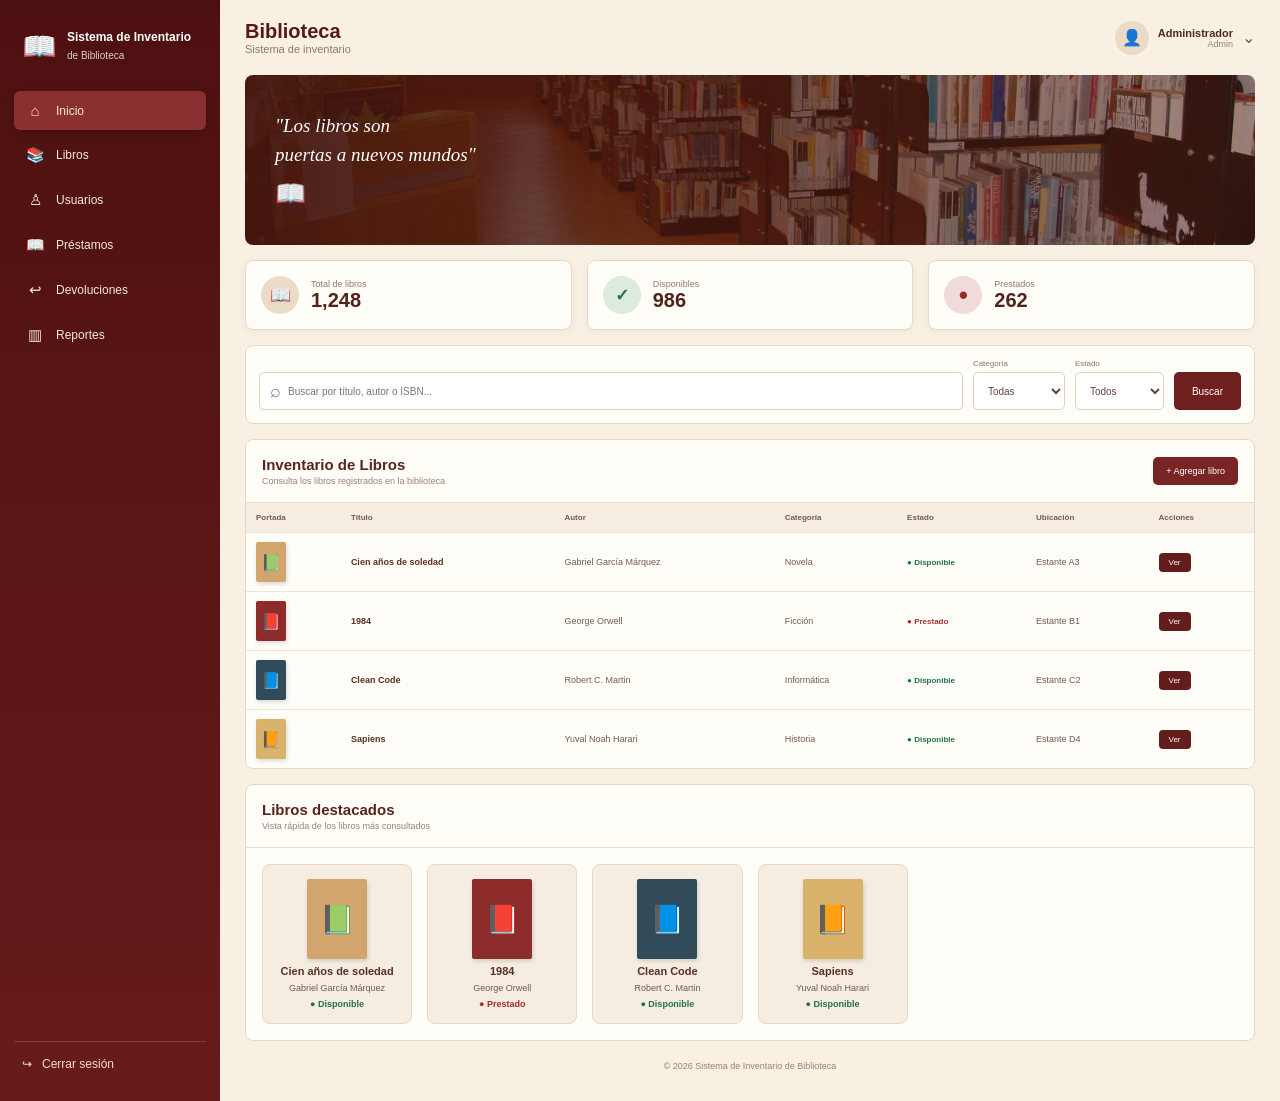
<file: index.html>
<!DOCTYPE html>
<html lang="es">
<head>
    <meta charset="UTF-8">

    <!-- Configuración Responsive -->
    <meta name="viewport" content="width=device-width, initial-scale=1.0">

    <title>Sistema de Inventario - Biblioteca</title>

    <!-- Hoja de estilos -->
    <link rel="stylesheet" href="css/style.css">
</head>

<body>

    <div class="contenedor">

        <!-- =========================
             BARRA LATERAL
        ========================== -->
        <aside class="sidebar">

            <div class="logo">
                <div class="logo-icon">📖</div>

                <div>
                    <h2>Sistema de Inventario</h2>
                    <span>de Biblioteca</span>
                </div>
            </div>

            <nav class="menu">

                <a href="index.html" class="menu-item activo" aria-current="page">
                    <span class="icono">⌂</span>
                    <span>Inicio</span>
                </a>

                <a href="libros.html" class="menu-item">
                    <span class="icono">📚</span>
                    <span>Libros</span>
                </a>

                <a href="usuarios.html" class="menu-item">
                    <span class="icono">♙</span>
                    <span>Usuarios</span>
                </a>

                <a href="prestamos.html" class="menu-item">
                    <span class="icono">📖</span>
                    <span>Préstamos</span>
                </a>

                <a href="devoluciones.html" class="menu-item">
                    <span class="icono">↩</span>
                    <span>Devoluciones</span>
                </a>

                <a href="reportes.html" class="menu-item">
                    <span class="icono">▥</span>
                    <span>Reportes</span>
                </a>

             

            </nav>

            <div class="cerrar-sesion">
                <a href="login.html">
                    <span>↪</span>
                    Cerrar sesión
                </a>
            </div>

        </aside>


        <!-- =========================
             CONTENIDO PRINCIPAL
        ========================== -->

        <main class="contenido">

            <!-- HEADER -->
            <header class="header">

                <div class="titulo-header">
                    <button class="boton-menu" type="button" aria-label="Abrir o cerrar menú" aria-expanded="false">☰</button>

                    <div>
                        <h1>Biblioteca</h1>
                        <p>Sistema de inventario</p>
                    </div>
                </div>

                <div class="usuario">

                    <div class="usuario-icono">
                        👤
                    </div>

                    <div class="usuario-info">
                        <strong>Administrador</strong>
                        <span>Admin</span>
                    </div>

                    <span class="flecha">⌄</span>

                </div>

            </header>


            <!-- =========================
                 BANNER
            ========================== -->

            <section class="banner">

                <div class="banner-texto">

                    <p class="frase">
                        "Los libros son<br>
                        puertas a nuevos mundos"
                    </p>

                    <div class="libro-banner">
                        📖
                    </div>

                </div>

            </section>


            <!-- =========================
                 TARJETAS DE ESTADÍSTICAS
            ========================== -->

            <section class="estadisticas">

                <div class="tarjeta">

                    <div class="tarjeta-icono libros">
                        📖
                    </div>

                    <div class="tarjeta-info">
                        <span>Total de libros</span>
                        <strong>1,248</strong>
                    </div>

                </div>


                <div class="tarjeta">

                    <div class="tarjeta-icono disponibles">
                        ✓
                    </div>

                    <div class="tarjeta-info">
                        <span>Disponibles</span>
                        <strong>986</strong>
                    </div>

                </div>


                <div class="tarjeta">

                    <div class="tarjeta-icono prestados">
                        ●
                    </div>

                    <div class="tarjeta-info">
                        <span>Prestados</span>
                        <strong>262</strong>
                    </div>

                </div>

            </section>


            <!-- =========================
                 BUSCADOR Y FILTROS
            ========================== -->

            <section class="filtros">

                <div class="buscador">

                    <span>⌕</span>

                    <input id="buscar-libro"
                        type="text"
                        placeholder="Buscar por título, autor o ISBN..."
                        aria-label="Buscar por título, autor o ISBN"
                    >

                </div>


                <div class="filtro">

                    <label>Categoría</label>

                    <select id="filtro-categoria">
                        <option>Todas</option>
                        <option>Novela</option>
                        <option>Ficción</option>
                        <option>Historia</option>
                        <option>Informática</option>
                    </select>

                </div>


                <div class="filtro">

                    <label>Estado</label>

                    <select id="filtro-estado">
                        <option>Todos</option>
                        <option>Disponible</option>
                        <option>Prestado</option>
                    </select>

                </div>


                <button class="btn-buscar" type="button">
                    Buscar
                </button>

            </section>


            <!-- =========================
                 INVENTARIO
            ========================== -->

            <section class="inventario">

                <div class="titulo-seccion">

                    <div>
                        <h2>Inventario de Libros</h2>
                        <p>Consulta los libros registrados en la biblioteca</p>
                    </div>

                    <button class="btn-agregar" type="button" data-destino="libros.html">
                        + Agregar libro
                    </button>

                </div>


                <!-- TABLA -->

                <div class="tabla-contenedor">

                    <table>

                        <thead>

                            <tr>
                                <th>Portada</th>
                                <th>Título</th>
                                <th>Autor</th>
                                <th>Categoría</th>
                                <th>Estado</th>
                                <th>Ubicación</th>
                                <th>Acciones</th>
                            </tr>

                        </thead>


                        <tbody>

                            <!-- LIBRO 1 -->

                            <tr class="fila-libro" data-titulo="Cien años de soledad" data-autor="Gabriel García Márquez" data-isbn="978-0307474728" data-categoria="Novela" data-estado="Disponible" data-ubicacion="Estante A3">

                                <td>
                                    <div class="portada portada-1">
                                        📗
                                    </div>
                                </td>

                                <td>
                                    <strong>Cien años de soledad</strong>
                                </td>

                                <td>
                                    Gabriel García Márquez
                                </td>

                                <td>
                                    Novela
                                </td>

                                <td>
                                    <span class="estado disponible">
                                        ● Disponible
                                    </span>
                                </td>

                                <td>
                                    Estante A3
                                </td>

                                <td>
                                    <button class="btn-ver" type="button">
                                        Ver
                                    </button>
                                </td>

                            </tr>


                            <!-- LIBRO 2 -->

                            <tr class="fila-libro" data-titulo="1984" data-autor="George Orwell" data-isbn="978-0451524935" data-categoria="Ficción" data-estado="Prestado" data-ubicacion="Estante B1">

                                <td>
                                    <div class="portada portada-2">
                                        📕
                                    </div>
                                </td>

                                <td>
                                    <strong>1984</strong>
                                </td>

                                <td>
                                    George Orwell
                                </td>

                                <td>
                                    Ficción
                                </td>

                                <td>
                                    <span class="estado prestado">
                                        ● Prestado
                                    </span>
                                </td>

                                <td>
                                    Estante B1
                                </td>

                                <td>
                                    <button class="btn-ver" type="button">
                                        Ver
                                    </button>
                                </td>

                            </tr>


                            <!-- LIBRO 3 -->

                            <tr class="fila-libro" data-titulo="Clean Code" data-autor="Robert C. Martin" data-isbn="978-0132350884" data-categoria="Informática" data-estado="Disponible" data-ubicacion="Estante C2">

                                <td>
                                    <div class="portada portada-3">
                                        📘
                                    </div>
                                </td>

                                <td>
                                    <strong>Clean Code</strong>
                                </td>

                                <td>
                                    Robert C. Martin
                                </td>

                                <td>
                                    Informática
                                </td>

                                <td>
                                    <span class="estado disponible">
                                        ● Disponible
                                    </span>
                                </td>

                                <td>
                                    Estante C2
                                </td>

                                <td>
                                    <button class="btn-ver" type="button">
                                        Ver
                                    </button>
                                </td>

                            </tr>


                            <!-- LIBRO 4 -->

                            <tr class="fila-libro" data-titulo="Sapiens" data-autor="Yuval Noah Harari" data-isbn="978-0062316097" data-categoria="Historia" data-estado="Disponible" data-ubicacion="Estante D4">

                                <td>
                                    <div class="portada portada-4">
                                        📙
                                    </div>
                                </td>

                                <td>
                                    <strong>Sapiens</strong>
                                </td>

                                <td>
                                    Yuval Noah Harari
                                </td>

                                <td>
                                    Historia
                                </td>

                                <td>
                                    <span class="estado disponible">
                                        ● Disponible
                                    </span>
                                </td>

                                <td>
                                    Estante D4
                                </td>

                                <td>
                                    <button class="btn-ver" type="button">
                                        Ver
                                    </button>
                                </td>

                            </tr>

                            <tr id="sin-resultados" hidden>
                                <td colspan="7">No se encontraron libros con los filtros seleccionados.</td>
                            </tr>
                        </tbody>

                    </table>

                </div>

            </section>


	


			
			<!-- =========================
			     CATÁLOGO DE LIBROS BELLLLL
			========================== -->
			
			<section class="inventario catalogo">
			
			    <div class="titulo-seccion">
			        <div>
			            <h2>Libros destacados</h2>
			            <p>Vista rápida de los libros más consultados</p>
			        </div>
			    </div>
			
			    <div class="catalogo-grid">
			
			        <article class="libro-card">
			            <div class="portada portada-1">📗</div>
			            <strong>Cien años de soledad</strong>
			            <span>Gabriel García Márquez</span>
			            <span class="estado disponible">● Disponible</span>
			        </article>
			
			        <article class="libro-card">
			            <div class="portada portada-2">📕</div>
			            <strong>1984</strong>
			            <span>George Orwell</span>
			            <span class="estado prestado">● Prestado</span>
			        </article>
			
			        <article class="libro-card">
			            <div class="portada portada-3">📘</div>
			            <strong>Clean Code</strong>
			            <span>Robert C. Martin</span>
			            <span class="estado disponible">● Disponible</span>
			        </article>
			
			        <article class="libro-card">
			            <div class="portada portada-4">📙</div>
			            <strong>Sapiens</strong>
			            <span>Yuval Noah Harari</span>
			            <span class="estado disponible">● Disponible</span>
			        </article>
			
			    </div>
			
			</section>




            <!-- FOOTER -->

            <footer>
                <p>
                    © 2026 Sistema de Inventario de Biblioteca
                </p>
            </footer>

        </main>

    </div>

    <dialog id="detalle-libro" class="detalle-dialogo">
        <div class="detalle-encabezado">
            <h2 id="detalle-titulo">Detalle del libro</h2>
            <button type="button" class="detalle-cerrar" aria-label="Cerrar detalle">×</button>
        </div>
        <dl class="detalle-lista">
            <div><dt>Autor</dt><dd id="detalle-autor"></dd></div>
            <div><dt>ISBN</dt><dd id="detalle-isbn"></dd></div>
            <div><dt>Categoría</dt><dd id="detalle-categoria"></dd></div>
            <div><dt>Estado</dt><dd id="detalle-estado"></dd></div>
            <div><dt>Ubicación</dt><dd id="detalle-ubicacion"></dd></div>
        </dl>
    </dialog>

    <script src="js/app.js"></script>

</body>
</html>
</file>
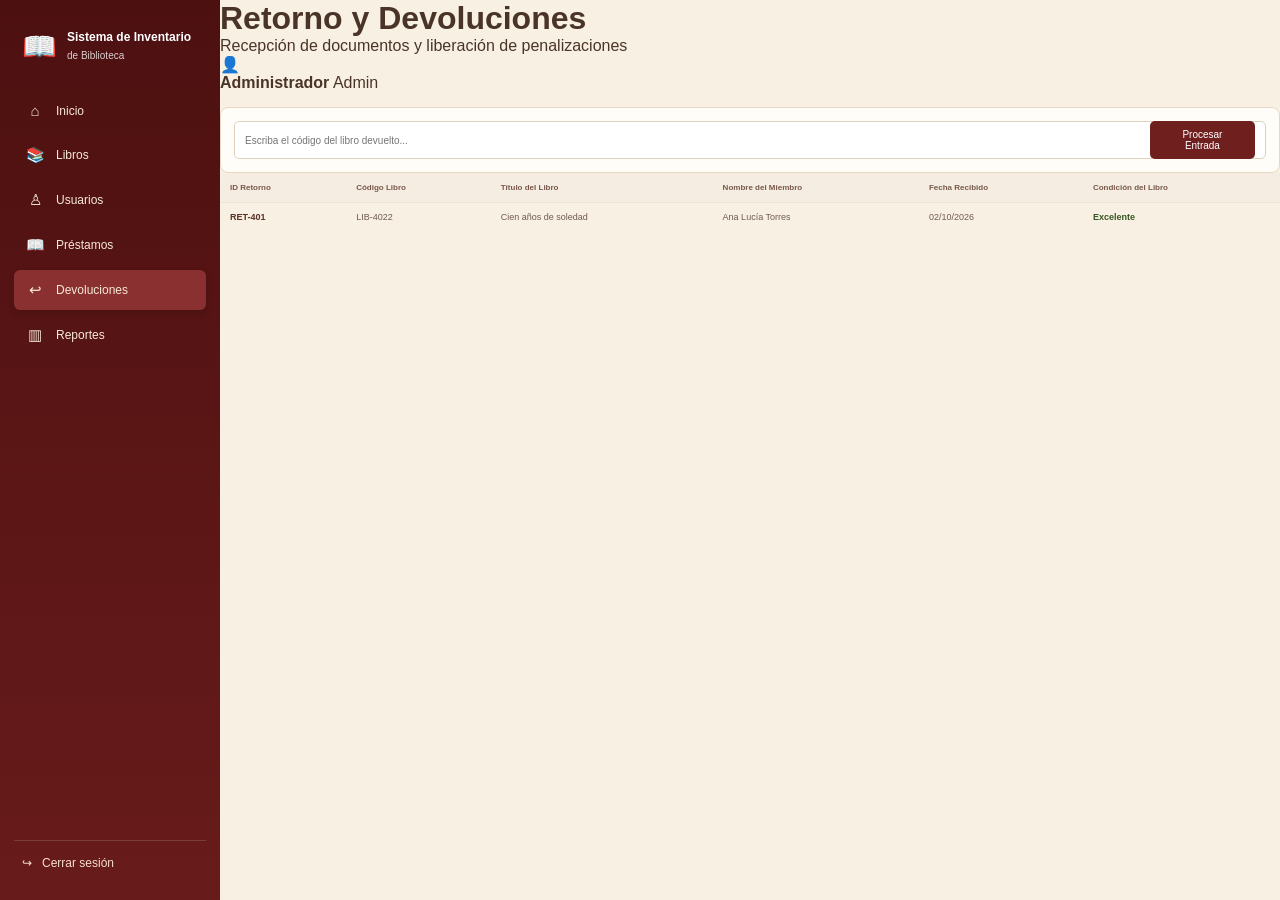
<file: devoluciones.html>
<!DOCTYPE html>
<html lang="es">
<head>
    <meta charset="UTF-8">
    <meta name="viewport" content="width=device-width, initial-scale=1.0">
    <title>Inventario - Devoluciones</title>
    <link rel="stylesheet" href="css/style.css">
    <link rel="stylesheet" href="css/pages.css">
</head>
<body>
    <div class="contenedor">

        <!-- BARRA LATERAL -->
        <aside class="sidebar">
            <div class="logo">
                <div class="logo-icon">📖</div>
                <div>
                    <h2>Sistema de Inventario</h2>
                    <span>de Biblioteca</span>
                </div>
            </div>
            <nav class="menu">
                <a href="index.html" class="menu-item">
                    <span class="icono">⌂</span><span>Inicio</span>
                </a>
                <a href="libros.html" class="menu-item">
                    <span class="icono">📚</span><span>Libros</span>
                </a>
                <a href="usuarios.html" class="menu-item">
                    <span class="icono">♙</span><span>Usuarios</span>
                </a>
                <a href="prestamos.html" class="menu-item">
                    <span class="icono">📖</span><span>Préstamos</span>
                </a>
              
                <a href="devoluciones.html" class="menu-item activo" aria-current="page">
                    <span class="icono">↩</span><span>Devoluciones</span>
                </a>
                <a href="reportes.html" class="menu-item">
                    <span class="icono">▥</span><span>Reportes</span>
                </a>
            </nav>
            <div class="cerrar-sesion">
			    <a href="login.html">
			        <span>↪</span>
			        Cerrar sesión
			    </a>
			</div>
        </aside>

        
        <main class="contenido-principal">
            <header class="cabecera">
                <div class="titulo-pagina">
                    <h1>Retorno y Devoluciones</h1>
                    <p>Recepción de documentos y liberación de penalizaciones</p>
                </div>
                <div class="perfil-usuario">
                    <span class="avatar">👤</span>
                    <div class="info-perfil">
                        <strong>Administrador</strong>
                        <span>Admin</span>
                    </div>
                </div>
            </header>

            <section class="filtros">
                <div class="buscador">
                    <input id="codigo-devolucion" type="text" placeholder="Escriba el código del libro devuelto...">
                    <button id="procesar-devolucion" class="btn-buscar" type="button">Procesar Entrada</button>
                </div>
            </section>

            <section class="tabla-contenedor">
                <table class="tabla-datos">
                    <thead>
                        <tr>
                            <th>ID Retorno</th>
                            <th>Código Libro</th>
                            <th>Título del Libro</th>
                            <th>Nombre del Miembro</th>
                            <th>Fecha Recibido</th>
                            <th>Condición del Libro</th>
                        </tr>
                    </thead>
                    <tbody id="devoluciones-lista">
                        <tr data-id="RET-401">
                            <td><strong>RET-401</strong></td>
                            <td>LIB-4022</td>
                            <td>Cien años de soledad</td>
                            <td>Ana Lucía Torres</td>
                            <td>02/10/2026</td>
                            <td><span class="texto-exito">Excelente</span></td>
                        </tr>
                    </tbody>
                </table>
            </section>
        </main>
    </div>
    <script src="js/app.js"></script>
</body>
</html>
</file>
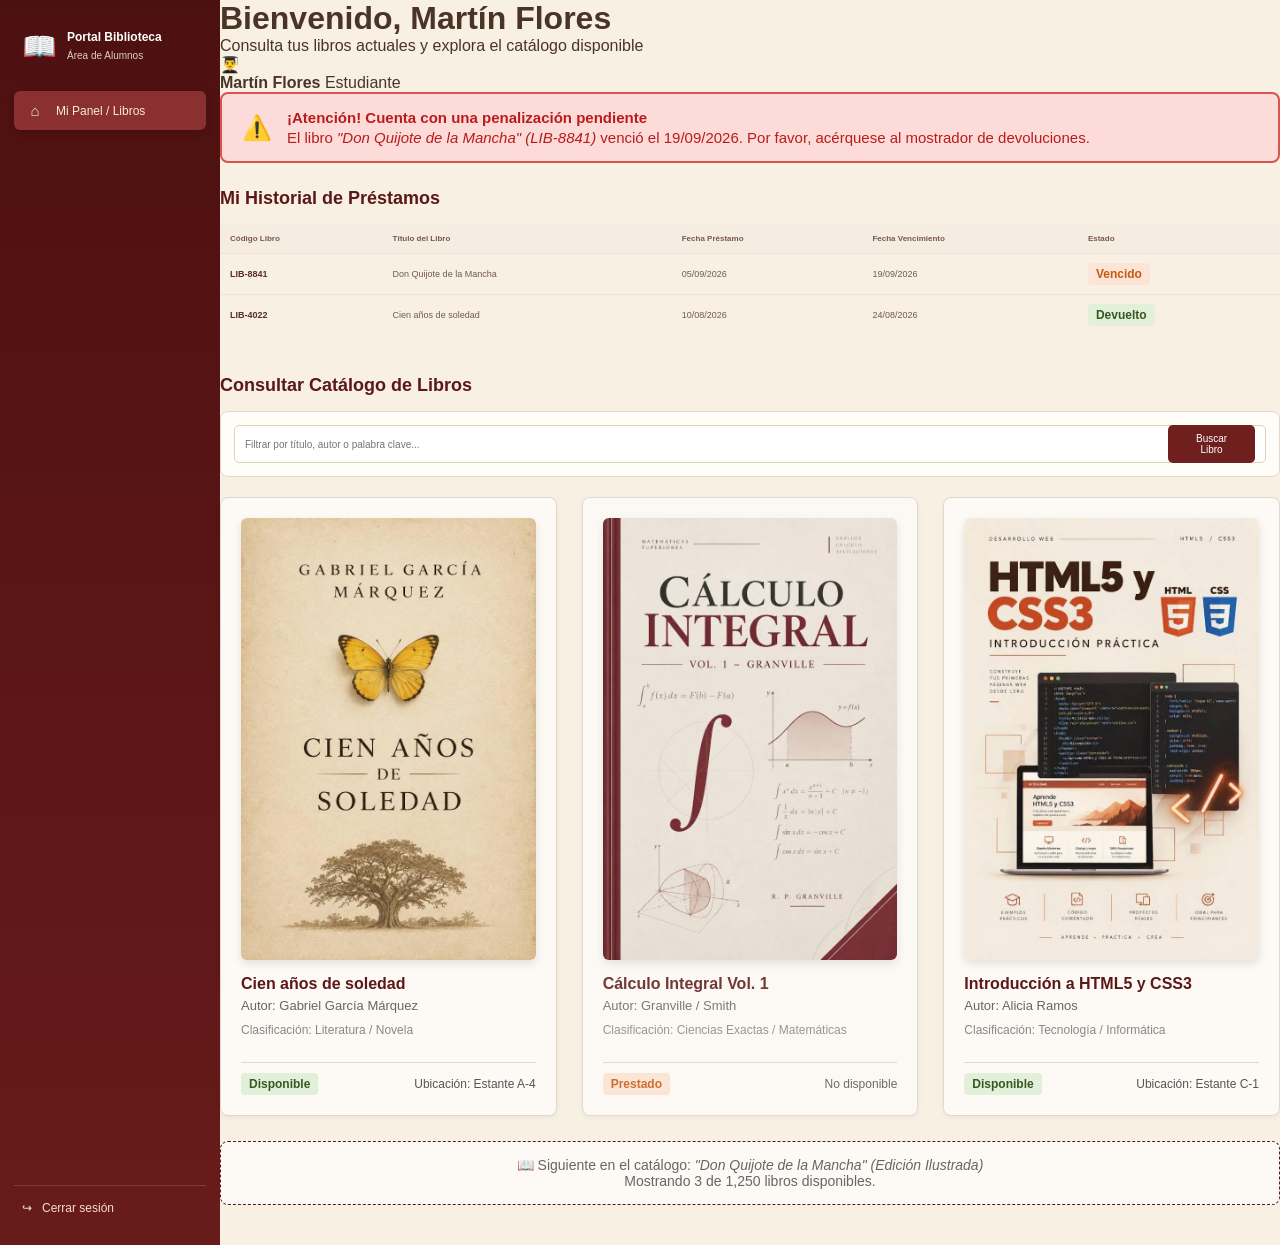
<file: inicio_usuario.html>
<!DOCTYPE html>
<html lang="es">
<head>
    <meta charset="UTF-8">
    <meta name="viewport" content="width=device-width, initial-scale=1.0">
    <title>Biblioteca - Panel de Usuario</title>
    <link rel="stylesheet" href="css/style.css">
    <link rel="stylesheet" href="css/pages.css">
</head>
<body>
    <div class="contenedor">

        <aside class="sidebar">
            <div class="logo">
                <div class="logo-icon">📖</div>
                <div>
                    <h2>Portal Biblioteca</h2>
                    <span>Área de Alumnos</span>
                </div>
            </div>

            <nav class="menu">
                <a href="inicio_usuario.html" class="menu-item activo" aria-current="page">
                    <span class="icono">⌂</span>
                    <span>Mi Panel / Libros</span>
                </a>

            </nav>

            <div class="cerrar-sesion">
                <a href="login.html">
                    <span>↪</span>
                    Cerrar sesión
                </a>
            </div>
        </aside>

        <main class="contenido-principal">
            
            <header class="cabecera">
                <div class="titulo-pagina">
                    <h1>Bienvenido, Martín Flores</h1>
                    <p>Consulta tus libros actuales y explora el catálogo disponible</p>
                </div>
                <div class="perfil-usuario">
                    <span class="avatar">👨‍🎓</span>
                    <div class="info-perfil">
                        <strong>Martín Flores</strong>
                        <span>Estudiante</span>
                    </div>
                </div>
            </header>

            <div class="advertencia-banner">
                <span class="advertencia-icono">⚠️</span>
                <div class="advertencia-texto">
                    <strong>¡Atención! Cuenta con una penalización pendiente</strong>
                    El libro <em>"Don Quijote de la Mancha" (LIB-8841)</em> venció el 19/09/2026. Por favor, acérquese al mostrador de devoluciones.
                </div>
            </div>

            <h2 class="titulo-bloque">Mi Historial de Préstamos</h2>
            <section class="tabla-contenedor tabla-separada">
                <table class="tabla-datos">
                    <thead>
                        <tr>
                            <th>Código Libro</th>
                            <th>Título del Libro</th>
                            <th>Fecha Préstamo</th>
                            <th>Fecha Vencimiento</th>
                            <th>Estado</th>
                        </tr>
                    </thead>
                    <tbody>
                        <tr>
                            <td><strong>LIB-8841</strong></td>
                            <td>Don Quijote de la Mancha</td>
                            <td>05/09/2026</td>
                            <td>19/09/2026</td>
                            <td><span class="etiqueta-estado etiqueta-alerta">Vencido</span></td>
                        </tr>
                        <tr>
                            <td><strong>LIB-4022</strong></td>
                            <td>Cien años de soledad</td>
                            <td>10/08/2026</td>
                            <td>24/08/2026</td>
                            <td><span class="etiqueta-estado etiqueta-exito">Devuelto</span></td>
                        </tr>
                    </tbody>
                </table>
            </section>

            <h2 class="titulo-bloque separado">Consultar Catálogo de Libros</h2>
            
            <section class="filtros filtros-separados">
                <div class="buscador">
                    <input id="buscar-catalogo" type="text" placeholder="Filtrar por título, autor o palabra clave...">
                    <button id="buscar-catalogo-boton" class="btn-buscar" type="button">Buscar Libro</button>
                </div>
            </section>

            <div class="catalogo-usuario">
                
                <article class="catalogo-card">
                    <div>
                        <img src="imagenes/libro1.jpg" alt="Portada de Cien años de soledad">
                        <h3>Cien años de soledad</h3>
                        <p class="autor">Autor: Gabriel García Márquez</p>
                        <p class="clasificacion">Clasificación: Literatura / Novela</p>
                    </div>
                    <div class="catalogo-meta">
                        <span class="etiqueta-estado etiqueta-exito">Disponible</span>
                        <span class="catalogo-ubicacion">Ubicación: Estante A-4</span>
                    </div>
                </article>

                <article class="catalogo-card no-disponible">
                    <div>
                        <img src="imagenes/libro2.jpg" alt="Portada de Cálculo Integral">
                        <h3>Cálculo Integral Vol. 1</h3>
                        <p class="autor">Autor: Granville / Smith</p>
                        <p class="clasificacion">Clasificación: Ciencias Exactas / Matemáticas</p>
                    </div>
                    <div class="catalogo-meta">
                        <span class="etiqueta-estado etiqueta-alerta">Prestado</span>
                        <span class="catalogo-ubicacion">No disponible</span>
                    </div>
                </article>

                <article class="catalogo-card">
                    <div>
                        <img src="imagenes/libro3.jpg" alt="Portada de Introducción a HTML5 y CSS3">
                        <h3>Introducción a HTML5 y CSS3</h3>
                        <p class="autor">Autor: Alicia Ramos</p>
                        <p class="clasificacion">Clasificación: Tecnología / Informática</p>
                    </div>
                    <div class="catalogo-meta">
                        <span class="etiqueta-estado etiqueta-exito">Disponible</span>
                        <span class="catalogo-ubicacion">Ubicación: Estante C-1</span>
                    </div>
                </article>

                <div class="catalogo-mas">
                    <p>📖 Siguiente en el catálogo: <em>"Don Quijote de la Mancha" (Edición Ilustrada)</em></p>
                    <span>Mostrando 3 de 1,250 libros disponibles.</span>
                </div>

            </div>
            
        </main>
    </div>
    <script src="js/app.js"></script>
</body>
</html>
</file>
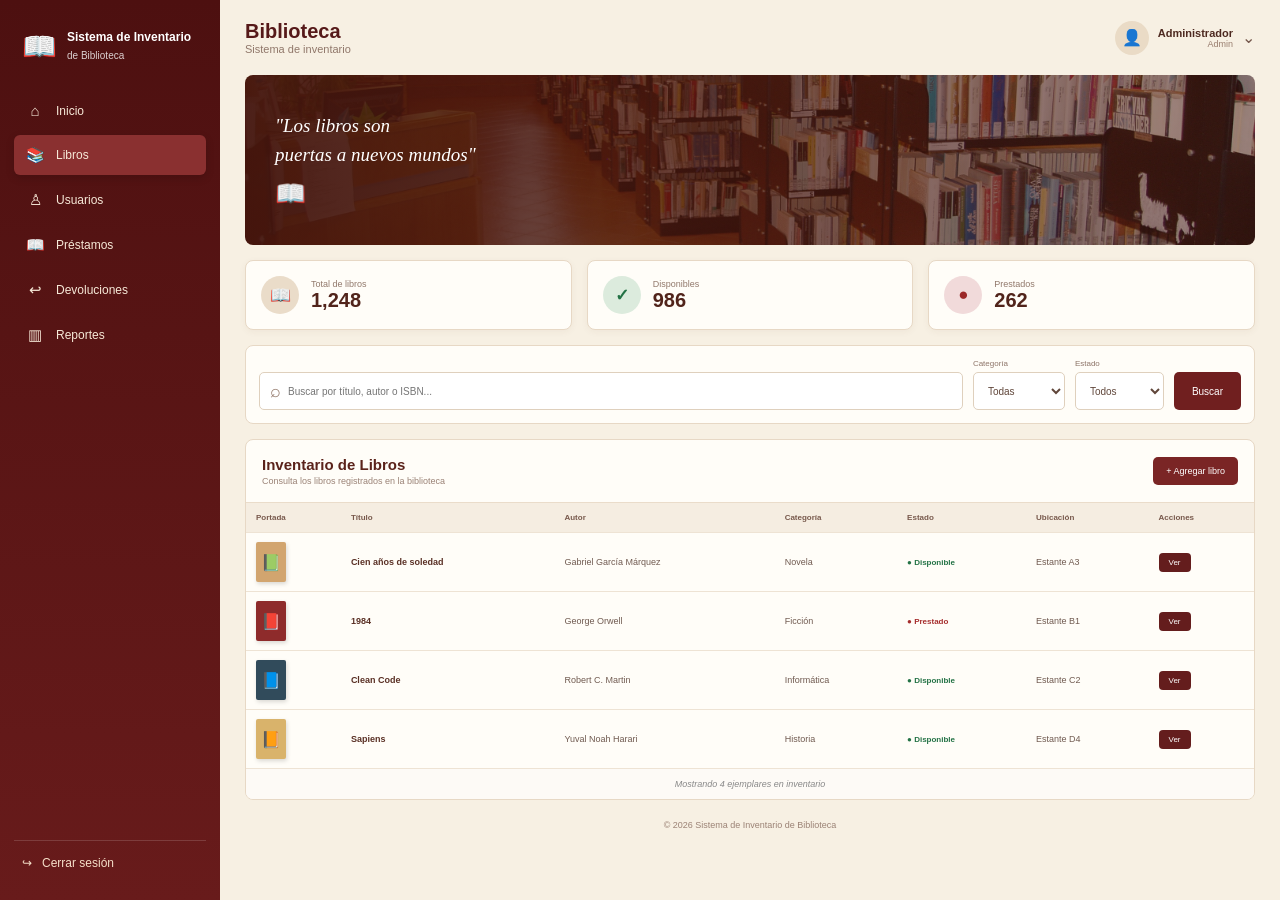
<file: libros.html>
<!DOCTYPE html>
<html lang="es">
<head>
    <meta charset="UTF-8">


    <meta name="viewport" content="width=device-width, initial-scale=1.0">

    <title>Sistema de Inventario - Biblioteca</title>


    <link rel="stylesheet" href="css/style.css">
    <link rel="stylesheet" href="css/pages.css">
</head>

<body>

    <div class="contenedor">

        <aside class="sidebar">

            <div class="logo">
                <div class="logo-icon">📖</div>

                <div>
                    <h2>Sistema de Inventario</h2>
                    <span>de Biblioteca</span>
                </div>
            </div>

            <nav class="menu">

                <a href="index.html" class="menu-item">
                    <span class="icono">⌂</span>
                    <span>Inicio</span>
                </a>

                <a href="libros.html" class="menu-item activo" aria-current="page">
                    <span class="icono">📚</span>
                    <span>Libros</span>
                </a>

                <a href="usuarios.html" class="menu-item">
                    <span class="icono">♙</span>
                    <span>Usuarios</span>
                </a>

                <a href="prestamos.html" class="menu-item">
                    <span class="icono">📖</span>
                    <span>Préstamos</span>
                </a>

                <a href="devoluciones.html" class="menu-item">
                    <span class="icono">↩</span>
                    <span>Devoluciones</span>
                </a>

                <a href="reportes.html" class="menu-item">
                    <span class="icono">▥</span>
                    <span>Reportes</span>
                </a>

             

            </nav>

            <div class="cerrar-sesion">
			    <a href="login.html">
			        <span>↪</span>
			        Cerrar sesión
			    </a>
			</div>

        </aside>

        <main class="contenido">

            <!-- HEADER -->
            <header class="header">

                <div class="titulo-header">
                    <button class="boton-menu" type="button">☰</button>

                    <div>
                        <h1>Biblioteca</h1>
                        <p>Sistema de inventario</p>
                    </div>
                </div>

                <div class="usuario">

                    <div class="usuario-icono">
                        👤
                    </div>

                    <div class="usuario-info">
                        <strong>Administrador</strong>
                        <span>Admin</span>
                    </div>

                    <span class="flecha">⌄</span>

                </div>

            </header>

            <section class="banner">

                <div class="banner-texto">

                    <p class="frase">
                        "Los libros son<br>
                        puertas a nuevos mundos"
                    </p>

                    <div class="libro-banner">
                        📖
                    </div>

                </div>

            </section>

            <section class="estadisticas">

                <div class="tarjeta">

                    <div class="tarjeta-icono libros">
                        📖
                    </div>

                    <div class="tarjeta-info">
                        <span>Total de libros</span>
                        <strong>1,248</strong>
                    </div>

                </div>


                <div class="tarjeta">

                    <div class="tarjeta-icono disponibles">
                        ✓
                    </div>

                    <div class="tarjeta-info">
                        <span>Disponibles</span>
                        <strong>986</strong>
                    </div>

                </div>


                <div class="tarjeta">

                    <div class="tarjeta-icono prestados">
                        ●
                    </div>

                    <div class="tarjeta-info">
                        <span>Prestados</span>
                        <strong>262</strong>
                    </div>

                </div>

            </section>

            <section class="filtros">

                <div class="buscador">

                    <span>⌕</span>

                    <input id="buscar-libro"
                        type="text"
                        placeholder="Buscar por título, autor o ISBN..."
                    >

                </div>


                <div class="filtro">

                    <label>Categoría</label>

                    <select id="filtro-categoria">
                        <option>Todas</option>
                        <option>Novela</option>
                        <option>Ficción</option>
                        <option>Historia</option>
                        <option>Informática</option>
                    </select>

                </div>


                <div class="filtro">

                    <label>Estado</label>

                    <select id="filtro-estado">
                        <option>Todos</option>
                        <option>Disponible</option>
                        <option>Prestado</option>
                    </select>

                </div>


                <button class="btn-buscar" type="button">
                    Buscar
                </button>

            </section>

            <section class="inventario">

                <div class="titulo-seccion">

                    <div>
                        <h2>Inventario de Libros</h2>
                        <p>Consulta los libros registrados en la biblioteca</p>
                    </div>

                    <button class="btn-agregar" type="button" data-abrir-modal="modal-libro">
                        + Agregar libro
                    </button>

                </div>


                <div class="tabla-contenedor">

                    <table>

                        <thead>

                            <tr>
                                <th>Portada</th>
                                <th>Título</th>
                                <th>Autor</th>
                                <th>Categoría</th>
                                <th>Estado</th>
                                <th>Ubicación</th>
                                <th>Acciones</th>
                            </tr>

                        </thead>


                        <tbody id="libros-lista">

                            <tr class="fila-libro" data-titulo="Cien años de soledad" data-autor="Gabriel García Márquez" data-isbn="978-0307474728" data-categoria="Novela" data-estado="Disponible" data-ubicacion="Estante A3">

                                <td>
                                    <div class="portada portada-1">
                                        📗
                                    </div>
                                </td>

                                <td>
                                    <strong>Cien años de soledad</strong>
                                </td>

                                <td>
                                    Gabriel García Márquez
                                </td>

                                <td>
                                    Novela
                                </td>

                                <td>
                                    <span class="estado disponible">
                                        ● Disponible
                                    </span>
                                </td>

                                <td>
                                    Estante A3
                                </td>

                                <td>
                                    <button class="btn-ver" type="button">
                                        Ver
                                    </button>
                                </td>

                            </tr>

                            <tr class="fila-libro" data-titulo="1984" data-autor="George Orwell" data-isbn="978-0451524935" data-categoria="Ficción" data-estado="Prestado" data-ubicacion="Estante B1">

                                <td>
                                    <div class="portada portada-2">
                                        📕
                                    </div>
                                </td>

                                <td>
                                    <strong>1984</strong>
                                </td>

                                <td>
                                    George Orwell
                                </td>

                                <td>
                                    Ficción
                                </td>

                                <td>
                                    <span class="estado prestado">
                                        ● Prestado
                                    </span>
                                </td>

                                <td>
                                    Estante B1
                                </td>

                                <td>
                                    <button class="btn-ver" type="button">
                                        Ver
                                    </button>
                                </td>

                            </tr>

                            <tr class="fila-libro" data-titulo="Clean Code" data-autor="Robert C. Martin" data-isbn="978-0132350884" data-categoria="Informática" data-estado="Disponible" data-ubicacion="Estante C2">

                                <td>
                                    <div class="portada portada-3">
                                        📘
                                    </div>
                                </td>

                                <td>
                                    <strong>Clean Code</strong>
                                </td>

                                <td>
                                    Robert C. Martin
                                </td>

                                <td>
                                    Informática
                                </td>

                                <td>
                                    <span class="estado disponible">
                                        ● Disponible
                                    </span>
                                </td>

                                <td>
                                    Estante C2
                                </td>

                                <td>
                                    <button class="btn-ver" type="button">
                                        Ver
                                    </button>
                                </td>

                            </tr>

                            <tr class="fila-libro" data-titulo="Sapiens" data-autor="Yuval Noah Harari" data-isbn="978-0062316097" data-categoria="Historia" data-estado="Disponible" data-ubicacion="Estante D4">

                                <td>
                                    <div class="portada portada-4">
                                        📙
                                    </div>
                                </td>

                                <td>
                                    <strong>Sapiens</strong>
                                </td>

                                <td>
                                    Yuval Noah Harari
                                </td>

                                <td>
                                    Historia
                                </td>

                                <td>
                                    <span class="estado disponible">
                                        ● Disponible
                                    </span>
                                </td>

                                <td>
                                    Estante D4
                                </td>

                                <td>
                                    <button class="btn-ver" type="button">
                                        Ver
                                    </button>
                                </td>

                            </tr>
                            
                            <tr id="libros-resumen" class="fila-resumen">
                            <td colspan="7">
                                • • • Mostrando 3 de 1,250 ejemplares en inventario • • •
                            </td>
                        	</tr>

                        </tbody>

                    </table>

                </div>

            </section>

            <footer>
                <p>
                    © 2026 Sistema de Inventario de Biblioteca
                </p>
            </footer>

        </main>

    </div>

    <div id="modal-libro" class="modal-overlay" aria-hidden="true">
        <div class="modal-box">
            <h2>Registro de Nuevo Libro</h2>
            <p class="modal-sub">Añada un ejemplar al inventario</p>
            <form id="form-libro" class="modal-form">
                <div class="form-group">
                    <label for="libro-titulo">Título</label>
                    <input id="libro-titulo" name="titulo" type="text" required>
                </div>
                <div class="form-group">
                    <label for="libro-autor">Autor</label>
                    <input id="libro-autor" name="autor" type="text" required>
                </div>
                <div class="form-row">
                    <div class="form-group">
                        <label for="libro-isbn">ISBN</label>
                        <input id="libro-isbn" name="isbn" type="text" required>
                    </div>
                    <div class="form-group">
                        <label for="libro-categoria">Categoría</label>
                        <select id="libro-categoria" name="categoria" required>
                            <option value="">Seleccione</option>
                            <option>Novela</option><option>Ficción</option><option>Historia</option><option>Informática</option>
                        </select>
                    </div>
                </div>
                <div class="form-row">
                    <div class="form-group">
                        <label for="libro-estado">Estado</label>
                        <select id="libro-estado" name="estado" required>
                            <option>Disponible</option><option>Prestado</option>
                        </select>
                    </div>
                    <div class="form-group">
                        <label for="libro-ubicacion">Ubicación</label>
                        <input id="libro-ubicacion" name="ubicacion" type="text" placeholder="Estante E1" required>
                    </div>
                </div>
                <div class="modal-actions">
                    <button type="button" class="btn-cancelar" data-cerrar-modal>Cancelar</button>
                    <button type="submit" class="btn-guardar">Guardar libro</button>
                </div>
            </form>
        </div>
    </div>

    <dialog id="detalle-libro" class="detalle-dialogo">
        <div class="detalle-encabezado">
            <h2 id="detalle-titulo">Detalle del libro</h2>
            <button type="button" class="detalle-cerrar" aria-label="Cerrar detalle">×</button>
        </div>
        <dl class="detalle-lista">
            <div><dt>Autor</dt><dd id="detalle-autor"></dd></div>
            <div><dt>ISBN</dt><dd id="detalle-isbn"></dd></div>
            <div><dt>Categoría</dt><dd id="detalle-categoria"></dd></div>
            <div><dt>Estado</dt><dd id="detalle-estado"></dd></div>
            <div><dt>Ubicación</dt><dd id="detalle-ubicacion"></dd></div>
        </dl>
    </dialog>

    <script src="js/app.js"></script>
</body>
</html>
</file>
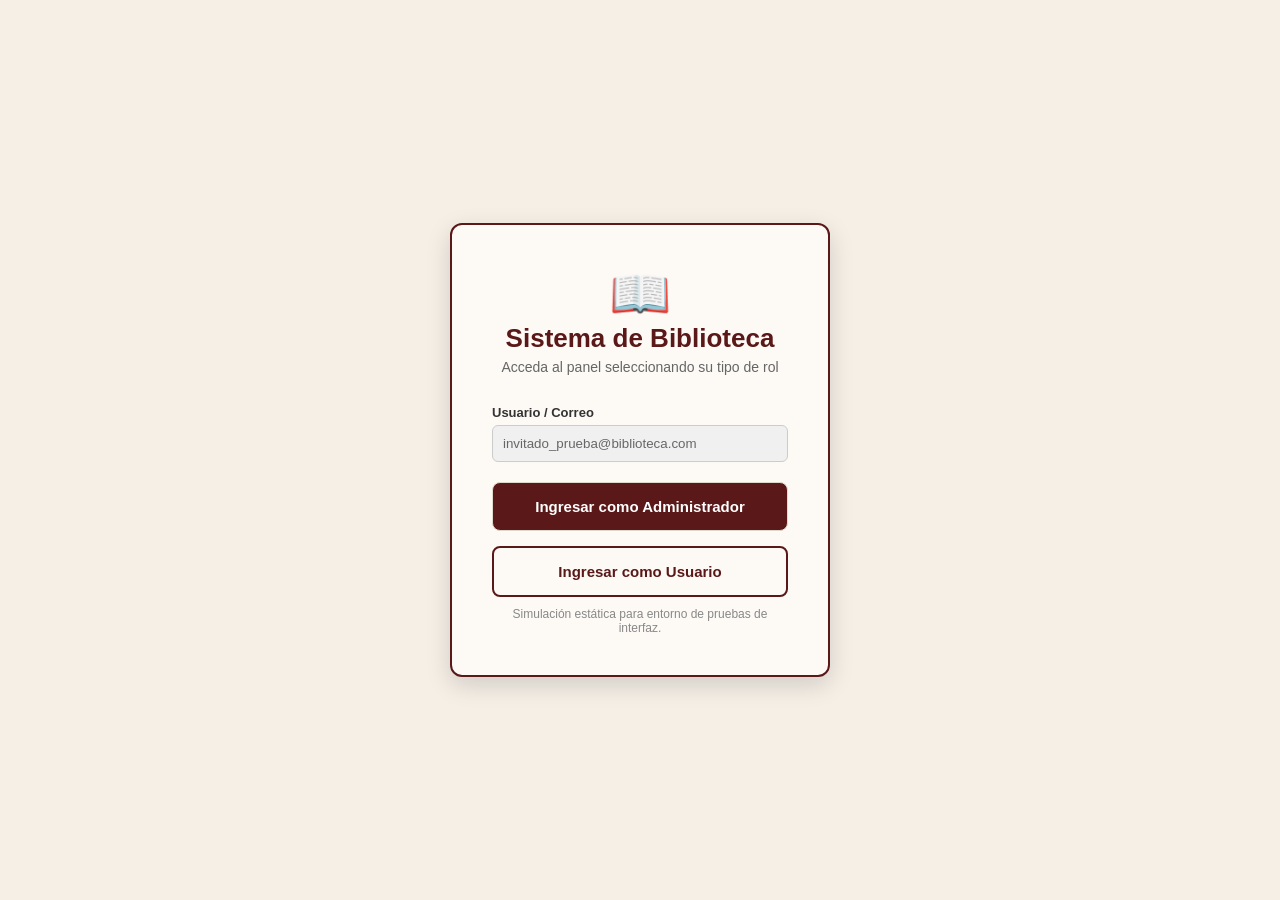
<file: login.html>
<!DOCTYPE html>
<html lang="es">
<head>
    <meta charset="UTF-8">
    <meta name="viewport" content="width=device-width, initial-scale=1.0">
    <title>Biblioteca - Iniciar Sesión</title>
    <link rel="stylesheet" href="css/style.css">
    <link rel="stylesheet" href="css/pages.css">
</head>
<body class="login-page">
    <main class="login-contenedor">
        <header class="login-header">
            <span class="login-icono" aria-hidden="true">📖</span>
            <h1>Sistema de Biblioteca</h1>
            <p>Acceda al panel seleccionando su tipo de rol</p>
        </header>

        <div class="login-campo">
            <label for="usuario-demo">Usuario / Correo</label>
            <input id="usuario-demo" type="text" value="invitado_prueba@biblioteca.com" readonly>
        </div>

        <nav class="perfil-seleccion" aria-label="Selección de perfil">
            <a href="index.html" class="btn-perfil btn-admin">Ingresar como Administrador</a>
            <a href="inicio_usuario.html" class="btn-perfil btn-usuario">Ingresar como Usuario</a>
        </nav>

        <p class="credenciales-nota">Simulación estática para entorno de pruebas de interfaz.</p>
    </main>
</body>
</html>
</file>
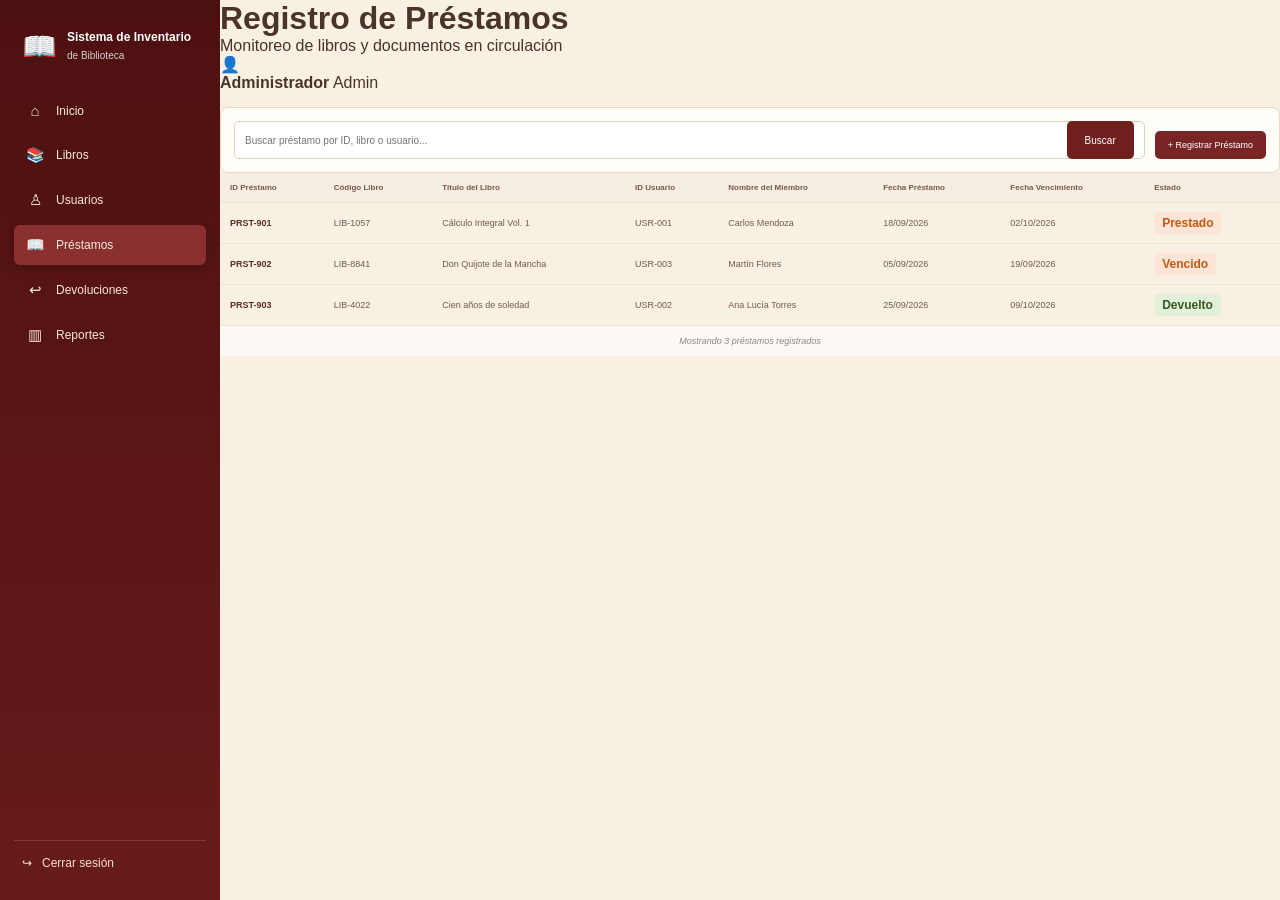
<file: prestamos.html>
<!DOCTYPE html>
<html lang="es">
<head>
    <meta charset="UTF-8">
    <meta name="viewport" content="width=device-width, initial-scale=1.0">
    <title>Inventario - Préstamos</title>
    <link rel="stylesheet" href="css/style.css">
    <link rel="stylesheet" href="css/pages.css">
</head>
<body>
    <div class="contenedor">

        <aside class="sidebar">
            <div class="logo">
                <div class="logo-icon">📖</div>
                <div>
                    <h2>Sistema de Inventario</h2>
                    <span>de Biblioteca</span>
                </div>
            </div>
            <nav class="menu">
                <a href="index.html" class="menu-item">
                    <span class="icono">⌂</span><span>Inicio</span>
                </a>
                <a href="libros.html" class="menu-item">
                    <span class="icono">📚</span><span>Libros</span>
                </a>
                <a href="usuarios.html" class="menu-item">
                    <span class="icono">♙</span><span>Usuarios</span>
                </a>
                <!-- Aquí pusimos la clase activo -->
                <a href="prestamos.html" class="menu-item activo" aria-current="page">
                    <span class="icono">📖</span><span>Préstamos</span>
                </a>
                <a href="devoluciones.html" class="menu-item">
                    <span class="icono">↩</span><span>Devoluciones</span>
                </a>
                <a href="reportes.html" class="menu-item">
                    <span class="icono">▥</span><span>Reportes</span>
                </a>
            </nav>
            <div class="cerrar-sesion">
			    <a href="login.html">
			        <span>↪</span>
			        Cerrar sesión
			    </a>
			</div>
        </aside>

        <main class="contenido-principal">
            
            <header class="cabecera">
                <div class="titulo-pagina">
                    <h1>Registro de Préstamos</h1>
                    <p>Monitoreo de libros y documentos en circulación</p>
                </div>
                <div class="perfil-usuario">
                    <span class="avatar">👤</span>
                    <div class="info-perfil">
                        <strong>Administrador</strong>
                        <span>Admin</span>
                    </div>
                </div>
            </header>

            <section class="filtros" data-filtro-tabla="#tabla-prestamos">
                <div class="buscador">
                    <input type="text" placeholder="Buscar préstamo por ID, libro o usuario...">
                    <button class="btn-buscar" type="button">Buscar</button>
                </div>
                <a href="#modal-prestamo" class="btn-agregar enlace-boton">+ Registrar Préstamo</a>
            </section>

            <section class="tabla-contenedor">
                <table id="tabla-prestamos" class="tabla-datos">
                    <thead>
                        <tr>
                            <th>ID Préstamo</th>
                            <th>Código Libro</th>
                            <th>Título del Libro</th>
                            <th>ID Usuario</th>
                            <th>Nombre del Miembro</th>
                            <th>Fecha Préstamo</th>
                            <th>Fecha Vencimiento</th>
                            <th>Estado</th>
                        </tr>
                    </thead>
					<tbody id="prestamos-lista">
                        <tr data-id="PRST-901">
                            <td><strong>PRST-901</strong></td>
                            <td>LIB-1057</td> 
                            <td>Cálculo Integral Vol. 1</td>
                            <td>USR-001</td>
                            <td>Carlos Mendoza</td>
                            <td>18/09/2026</td>
                            <td>02/10/2026</td>
                            <td><span class="etiqueta-estado etiqueta-alerta">Prestado</span></td>
                        </tr>
                        <tr data-id="PRST-902">
                            <td><strong>PRST-902</strong></td>
                            <td>LIB-8841</td>
                            <td>Don Quijote de la Mancha</td>
                            <td>USR-003</td>
                            <td>Martín Flores</td>
                            <td>05/09/2026</td>
                            <td>19/09/2026</td>
                            <td><span class="etiqueta-estado etiqueta-alerta">Vencido</span></td>
                        </tr>
                        <tr data-id="PRST-903">
                            <td><strong>PRST-903</strong></td>
                            <td>LIB-4022</td> 
                            <td>Cien años de soledad</td>
                            <td>USR-002</td>
                            <td>Ana Lucía Torres</td>
                            <td>25/09/2026</td>
                            <td>09/10/2026</td>
                            <td><span class="etiqueta-estado etiqueta-exito">Devuelto</span></td>
                        </tr>
                        
                        <tr id="prestamos-resumen" class="fila-resumen">
                            <td colspan="8">
                                • • • Mostrando 3 de 115 ejemplares en préstamos • • •
                            </td>
                        </tr>
                        
                    </tbody>
                </table>
            </section>

        </main>
    </div>

	<div id="modal-prestamo" class="modal-overlay">
	    <div class="modal-box">
	        <h2>Registrar Nuevo Préstamo</h2>
	        <p class="modal-sub">Asignación de libros a usuarios registrados</p>
	        
	        <form id="form-prestamo" class="modal-form">
	            <div class="form-group">
	                <label for="prestamo-codigo-libro">Código del Libro</label>
	                <input id="prestamo-codigo-libro" name="codigoLibro" type="text" placeholder="LIB-1057" required>
	            </div>
	
	            <div class="form-group">
	                <label for="prestamo-titulo-libro">Título del Libro</label>
	                <input id="prestamo-titulo-libro" name="tituloLibro" type="text" required>
	            </div>
	
	            <div class="form-row">
	                <div class="form-group">
	                    <label for="prestamo-id-usuario">ID Usuario</label>
	                    <input id="prestamo-id-usuario" name="idUsuario" type="text" placeholder="USR-001" required>
	                </div>
	                <div class="form-group">
	                    <label for="prestamo-miembro">Nombre del Miembro</label>
	                    <input id="prestamo-miembro" name="miembro" type="text" required>
	                </div>
	            </div>
	
	            <div class="form-row">
	                <div class="form-group">
	                    <label for="prestamo-fecha">Fecha Préstamo</label>
	                    <input id="prestamo-fecha" name="fechaPrestamo" type="date" required>
	                </div>
	                <div class="form-group">
	                    <label for="prestamo-vencimiento">Fecha Vencimiento</label>
	                    <input id="prestamo-vencimiento" name="fechaVencimiento" type="date" required>
	                </div>
	            </div>
	
	            <div class="modal-actions">
	                <button type="button" class="btn-cancelar" data-cerrar-modal>Cancelar</button>
	                <button type="submit" class="btn-guardar">Registrar</button>
	            </div>
	        </form>
	    </div>
	</div>    
    
    <script src="js/app.js"></script>
</body>
</html>
</file>
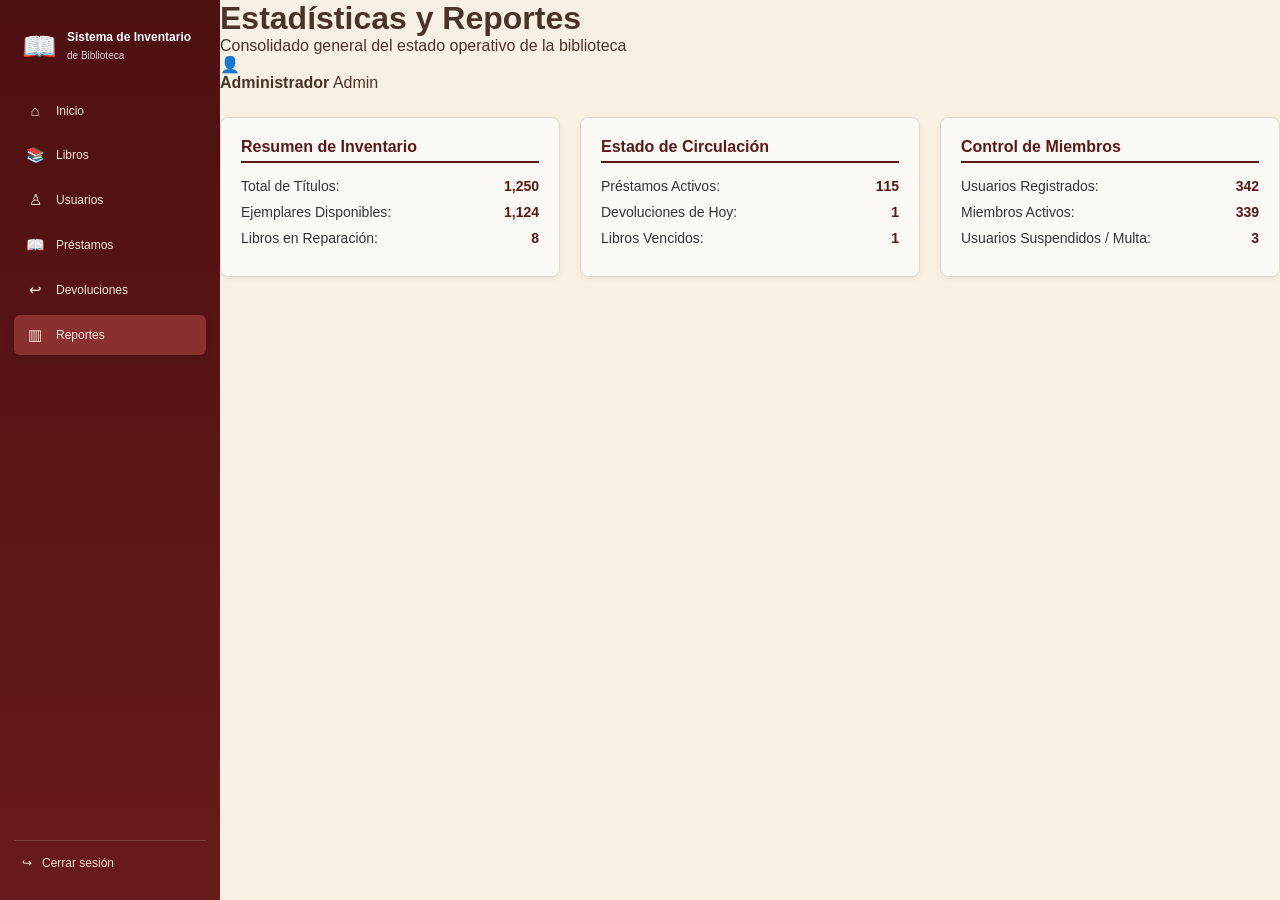
<file: reportes.html>
<!DOCTYPE html>
<html lang="es">
<head>
    <meta charset="UTF-8">
    <meta name="viewport" content="width=device-width, initial-scale=1.0">
    <title>Inventario - Reportes</title>
    <link rel="stylesheet" href="css/style.css">
    <link rel="stylesheet" href="css/pages.css">
</head>
<body>
    <div class="contenedor">


        <aside class="sidebar">
            <div class="logo">
                <div class="logo-icon">📖</div>
                <div>
                    <h2>Sistema de Inventario</h2>
                    <span>de Biblioteca</span>
                </div>
            </div>
            <nav class="menu">
                <a href="index.html" class="menu-item">
                    <span class="icono">⌂</span><span>Inicio</span>
                </a>
                <a href="libros.html" class="menu-item">
                    <span class="icono">📚</span><span>Libros</span>
                </a>
                <a href="usuarios.html" class="menu-item">
                    <span class="icono">♙</span><span>Usuarios</span>
                </a>
                <a href="prestamos.html" class="menu-item">
                    <span class="icono">📖</span><span>Préstamos</span>
                </a>
                <a href="devoluciones.html" class="menu-item">
                    <span class="icono">↩</span><span>Devoluciones</span>
                </a>

                <a href="reportes.html" class="menu-item activo" aria-current="page">
                    <span class="icono">▥</span><span>Reportes</span>
                </a>
            </nav>
            <div class="cerrar-sesion">
			    <a href="login.html">
			        <span>↪</span>
			        Cerrar sesión
			    </a>
			</div>
        </aside>

      
        <main class="contenido-principal">
            <header class="cabecera">
                <div class="titulo-pagina">
                    <h1>Estadísticas y Reportes</h1>
                    <p>Consolidado general del estado operativo de la biblioteca</p>
                </div>
                <div class="perfil-usuario">
                    <span class="avatar">👤</span>
                    <div class="info-perfil">
                        <strong>Administrador</strong>
                        <span>Admin</span>
                    </div>
                </div>
            </header>

            
            <div class="grid-reportes">
                
                <div class="tarjeta-reporte">
                    <h3>Resumen de Inventario</h3>
                    <div class="item-reporte"><span>Total de Títulos:</span> <span class="valor-reporte">1,250</span></div>
                    <div class="item-reporte"><span>Ejemplares Disponibles:</span> <span class="valor-reporte">1,124</span></div>
                    <div class="item-reporte"><span>Libros en Reparación:</span> <span class="valor-reporte">8</span></div>
                </div>

                <div class="tarjeta-reporte">
                    <h3>Estado de Circulación</h3>
                    <div class="item-reporte"><span>Préstamos Activos:</span> <span class="valor-reporte">115</span></div>
                    <div class="item-reporte"><span>Devoluciones de Hoy:</span> <span class="valor-reporte">1</span></div>
                    <div class="item-reporte"><span>Libros Vencidos:</span> <span class="valor-reporte">1</span></div>
                </div>

                <div class="tarjeta-reporte">
                    <h3>Control de Miembros</h3>
                    <div class="item-reporte"><span>Usuarios Registrados:</span> <span class="valor-reporte">342</span></div>
                    <div class="item-reporte"><span>Miembros Activos:</span> <span class="valor-reporte">339</span></div>
                    <div class="item-reporte"><span>Usuarios Suspendidos / Multa:</span> <span class="valor-reporte">3</span></div>
                </div>

            </div>
        </main>
    </div>
    <script src="js/app.js"></script>
</body>
</html>
</file>
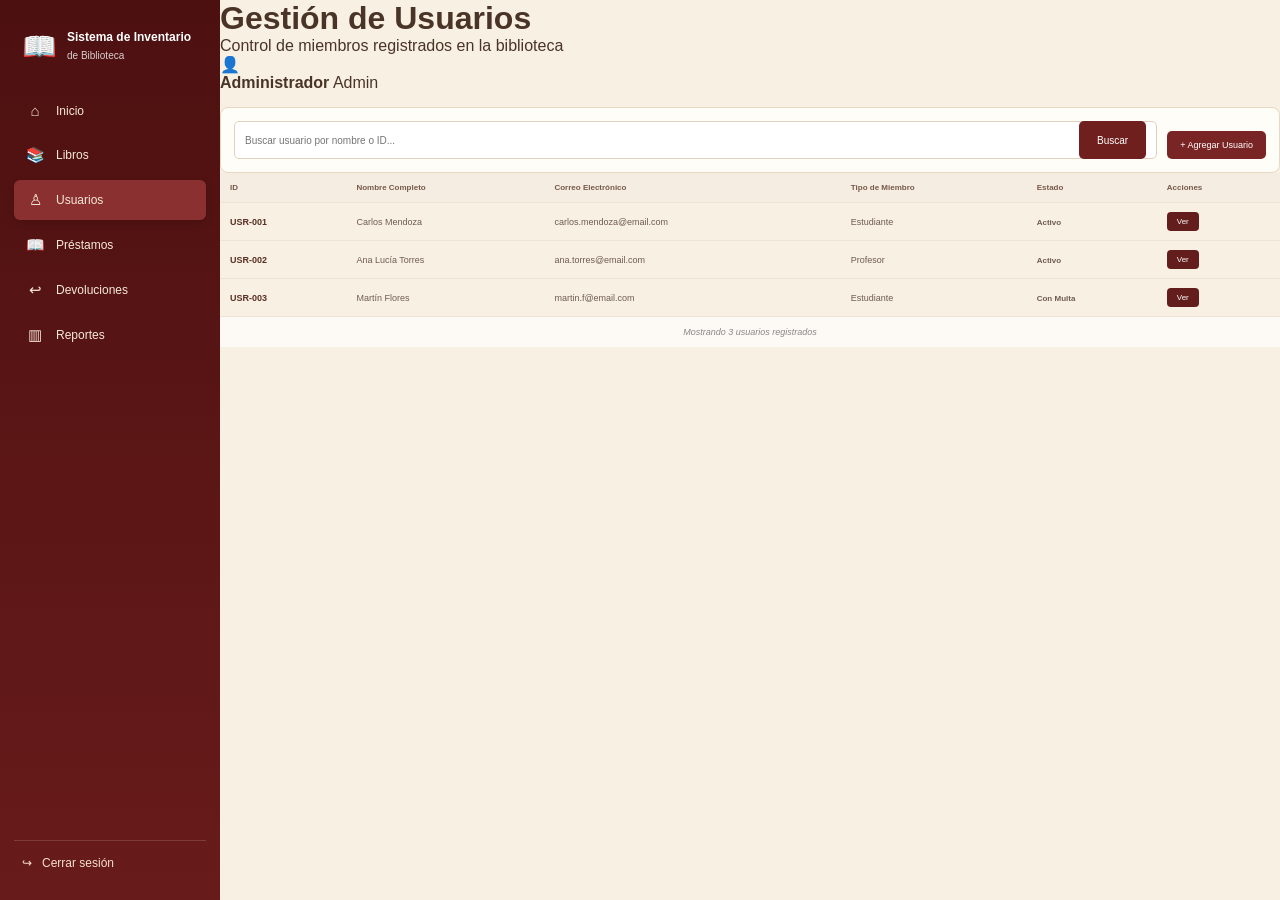
<file: usuarios.html>
<!DOCTYPE html>
<html lang="es">
<head>
    <meta charset="UTF-8">
    <meta name="viewport" content="width=device-width, initial-scale=1.0">
    <title>Inventario - Usuarios</title>
    <link rel="stylesheet" href="css/style.css">
    <link rel="stylesheet" href="css/pages.css">
</head>
<body>
    <div class="contenedor">

        
        <aside class="sidebar">
            <div class="logo">
                <div class="logo-icon">📖</div>
                <div>
                    <h2>Sistema de Inventario</h2>
                    <span>de Biblioteca</span>
                </div>
            </div>
            <nav class="menu">
                <a href="index.html" class="menu-item">
                    <span class="icono">⌂</span><span>Inicio</span>
                </a>
                <a href="libros.html" class="menu-item">
                    <span class="icono">📚</span><span>Libros</span>
                </a>
                
                <a href="usuarios.html" class="menu-item activo" aria-current="page">
                    <span class="icono">♙</span><span>Usuarios</span>
                </a>
                <a href="prestamos.html" class="menu-item">
                    <span class="icono">📖</span><span>Préstamos</span>
                </a>
                <a href="devoluciones.html" class="menu-item">
                    <span class="icono">↩</span><span>Devoluciones</span>
                </a>
                <a href="reportes.html" class="menu-item">
                    <span class="icono">▥</span><span>Reportes</span>
                </a>
            </nav>
            <div class="cerrar-sesion">
			    <a href="login.html">
			        <span>↪</span>
			        Cerrar sesión
			    </a>
			</div>
        </aside>
       
        <main class="contenido-principal">
            
            
            <header class="cabecera">
                <div class="titulo-pagina">
                    <h1>Gestión de Usuarios</h1>
                    <p>Control de miembros registrados en la biblioteca</p>
                </div>
                <div class="perfil-usuario">
                    <span class="avatar">👤</span>
                    <div class="info-perfil">
                        <strong>Administrador</strong>
                        <span>Admin</span>
                    </div>
                </div>
            </header>

            
            <section class="filtros" data-filtro-tabla="#tabla-usuarios">
                <div class="buscador">
                    <input type="text" placeholder="Buscar usuario por nombre o ID...">
                    <button class="btn-buscar" type="button">Buscar</button>
                </div>
                <a href="#modal-usuario" class="btn-agregar enlace-boton">+ Agregar Usuario</a>
            </section>

           
            <section class="tabla-contenedor">
                <table id="tabla-usuarios" class="tabla-datos">
                    <thead>
                        <tr>
                            <th>ID</th>
                            <th>Nombre Completo</th>
                            <th>Correo Electrónico</th>
                            <th>Tipo de Miembro</th>
                            <th>Estado</th>
                            <th>Acciones</th>
                        </tr>
                    </thead>
                    <tbody id="usuarios-lista">
                        <tr data-id="USR-001" data-nombre="Carlos Mendoza" data-correo="carlos.mendoza@email.com" data-tipo="Estudiante" data-estado="Activo" data-telefono="No registrado">
                            <td><strong>USR-001</strong></td>
                            <td>Carlos Mendoza</td>
                            <td>carlos.mendoza@email.com</td>
                            <td>Estudiante</td>
                            <td><span class="estado activo-tag">Activo</span></td>
                            <td><button class="btn-ver" type="button">Ver</button></td>
                        </tr>
                        <tr data-id="USR-002" data-nombre="Ana Lucía Torres" data-correo="ana.torres@email.com" data-tipo="Profesor" data-estado="Activo" data-telefono="No registrado">
                            <td><strong>USR-002</strong></td>
                            <td>Ana Lucía Torres</td>
                            <td>ana.torres@email.com</td>
                            <td>Profesor</td>
                            <td><span class="estado activo-tag">Activo</span></td>
                            <td><button class="btn-ver" type="button">Ver</button></td>
                        </tr>
                        <tr data-id="USR-003" data-nombre="Martín Flores" data-correo="martin.f@email.com" data-tipo="Estudiante" data-estado="Con Multa" data-telefono="No registrado">
                            <td><strong>USR-003</strong></td>
                            <td>Martín Flores</td>
                            <td>martin.f@email.com</td>
                            <td>Estudiante</td>
                            <td><span class="estado deudor-tag">Con Multa</span></td>
                            <td><button class="btn-ver" type="button">Ver</button></td>
                        </tr>
                        <tr id="usuarios-resumen" class="fila-resumen">
                            <td colspan="6">
                                • • • Mostrando 3 de 342 usuarios registrados • • •
                            </td>
                        </tr>
                    </tbody>
                </table>
            </section>

        </main>
    </div> 
    
    <div id="modal-usuario" class="modal-overlay">
	    <div class="modal-box">
	        <h2>Registro de Nuevo Usuario</h2>
	        <p class="modal-sub">Formulario de inscripción para la biblioteca</p>
	        
        <form id="form-usuario" class="modal-form">
	            <div class="form-row">
	                <div class="form-group">
                    <label for="usuario-primer-nombre">Primer Nombre</label>
                    <input id="usuario-primer-nombre" name="primerNombre" type="text" autocomplete="given-name" required>
	                </div>
	                <div class="form-group">
                    <label for="usuario-segundo-nombre">Segundo Nombre</label>
                    <input id="usuario-segundo-nombre" name="segundoNombre" type="text" autocomplete="additional-name">
	                </div>
	            </div>
	
	            <div class="form-row">
	                <div class="form-group">
                    <label for="usuario-primer-apellido">Primer Apellido</label>
                    <input id="usuario-primer-apellido" name="primerApellido" type="text" autocomplete="family-name" required>
	                </div>
	                <div class="form-group">
                    <label for="usuario-segundo-apellido">Segundo Apellido</label>
                    <input id="usuario-segundo-apellido" name="segundoApellido" type="text">
	                </div>
	            </div>
	
	            <div class="form-group">
                <label for="usuario-telefono">Número de Teléfono</label>
                <input id="usuario-telefono" name="telefono" type="tel" autocomplete="tel" required>
	            </div>
	
	            <div class="form-group">
                <label for="usuario-correo">Correo Electrónico</label>
                <input id="usuario-correo" name="correo" type="email" autocomplete="email" required>
	            </div>
	
	            <div class="form-group">
                <label for="usuario-tipo">Tipo de Miembro</label>
                <select id="usuario-tipo" name="tipo" required>
                    <option value="">Seleccione un tipo</option>
                    <option>Estudiante</option>
                    <option>Profesor</option>
                    <option>Administrativo</option>
                </select>
	            </div>
	
	            <div class="modal-actions">
                <button type="button" class="btn-cancelar" data-cerrar-modal>Cancelar</button>
                <button type="submit" class="btn-guardar">Añadir</button>
	            </div>
	        </form>
	    </div>
	</div>

    <dialog id="detalle-usuario" class="detalle-dialogo">
        <div class="detalle-encabezado">
            <h2 id="usuario-detalle-nombre">Detalle del usuario</h2>
            <button type="button" class="detalle-cerrar" aria-label="Cerrar detalle">×</button>
        </div>
        <dl class="detalle-lista">
            <div><dt>ID</dt><dd id="usuario-detalle-id"></dd></div>
            <div><dt>Correo</dt><dd id="usuario-detalle-correo"></dd></div>
            <div><dt>Teléfono</dt><dd id="usuario-detalle-telefono"></dd></div>
            <div><dt>Tipo</dt><dd id="usuario-detalle-tipo"></dd></div>
            <div><dt>Estado</dt><dd id="usuario-detalle-estado"></dd></div>
        </dl>
    </dialog>
    
    <script src="js/app.js"></script>
</body>
</html>
</file>
<file: css/style.css>
/* ==========================================
   CONFIGURACIÓN GENERAL
========================================== */

* {
    margin: 0;
    padding: 0;
    box-sizing: border-box;
}

html {
    scroll-behavior: smooth;
}

body {
    font-family: "Segoe UI", Arial, sans-serif;
    background-color: #f7f0e3;
    color: #4a3428;
}

a {
    text-decoration: none;
    color: inherit;
}

button,
input,
select {
    font-family: inherit;
}


/* ==========================================
   CONTENEDOR PRINCIPAL
========================================== */

.contenedor {
    display: grid;

    /* CSS GRID */
    grid-template-columns: 220px 1fr;

    min-height: 100vh;
}


/* ==========================================
   SIDEBAR
========================================== */

.sidebar {
    background: linear-gradient(
        180deg,
        #4d1010,
        #681b1b
    );

    color: white;

    padding: 25px 14px;

    display: flex;
    flex-direction: column;

    min-height: 100vh;
}


/* LOGO */

.logo {
    display: flex;

    align-items: center;

    gap: 10px;

    padding: 5px 8px 28px;
}

.logo-icon {
    font-size: 28px;
}

.logo h2 {
    font-size: 12px;
    line-height: 1.2;
    font-weight: 600;
}

.logo span {
    font-size: 10px;
    opacity: 0.8;
}


/* ==========================================
   MENÚ
========================================== */

.menu {
    display: flex;
    flex-direction: column;

    gap: 5px;
}

.menu-item {
    display: flex;

    align-items: center;

    gap: 12px;

    padding: 11px 12px;

    border-radius: 6px;

    font-size: 12px;

    color: #f7e9d8;

    transition: all 0.3s ease;
}

.menu-item:hover {
    background-color: rgba(255, 255, 255, 0.12);

    transform: translateX(3px);
}

.menu-item.activo {
    background-color: #8a3030;

    box-shadow: 0 3px 8px rgba(0, 0, 0, 0.15);
}

.icono {
    width: 18px;

    text-align: center;

    font-size: 15px;
}


/* CERRAR SESIÓN */

.cerrar-sesion {
    margin-top: auto;

    padding: 15px 8px 5px;

    border-top: 1px solid rgba(255,255,255,0.15);
}

.cerrar-sesion a {
    display: flex;

    gap: 10px;

    align-items: center;

    font-size: 12px;

    color: #f5dfc9;
}


/* ==========================================
   CONTENIDO PRINCIPAL
========================================== */

.contenido {
    min-width: 0;

    padding: 0 25px 25px;

    background-color: #f7f0e3;
}


/* ==========================================
   HEADER
========================================== */

.header {
    height: 75px;

    display: flex;

    align-items: center;

    justify-content: space-between;
}

.titulo-header {
    display: flex;

    align-items: center;

    gap: 10px;
}

.titulo-header h1 {
    font-size: 20px;

    color: #561919;
}

.titulo-header p {
    font-size: 11px;

    color: #90776a;
}

.boton-menu {
    display: none;

    border: none;

    background: none;

    font-size: 22px;

    cursor: pointer;
}


/* USUARIO */

.usuario {
    display: flex;

    align-items: center;

    gap: 9px;
}

.usuario-icono {
    width: 34px;
    height: 34px;

    display: flex;

    align-items: center;
    justify-content: center;

    background-color: #eadbc6;

    border-radius: 50%;
}

.usuario-info {
    display: flex;

    flex-direction: column;

    text-align: right;
}

.usuario-info strong {
    font-size: 11px;

    color: #4d2920;
}

.usuario-info span {
    font-size: 9px;

    color: #997d6e;
}

.flecha {
    font-size: 16px;

    color: #74564a;
}


/* ==========================================
   BANNER
========================================== */

.banner {
    min-height: 170px;

    border-radius: 8px;

    overflow: hidden;

    position: relative;

    display: flex;

    align-items: center;

    padding: 30px;

    background:
        linear-gradient(
            90deg,
            rgba(67, 20, 12, 0.95),
            rgba(67, 20, 12, 0.50)
        ),
        url("../biblioteca.jpg");

    background-size: cover;

    background-position: center;
}

.banner-texto {
    color: white;

    z-index: 2;
}

.frase {
    font-family: Georgia, serif;

    font-size: 19px;

    line-height: 1.5;

    font-style: italic;
}

.libro-banner {
    margin-top: 10px;

    font-size: 25px;
}


/* ==========================================
   ESTADÍSTICAS
========================================== */

.estadisticas {

    /* FLEXBOX */
    display: flex;

    gap: 15px;

    margin-top: 15px;
}

.tarjeta {
    flex: 1;

    background-color: #fffdf8;

    border: 1px solid #e7d8c5;

    border-radius: 8px;

    padding: 15px;

    display: flex;

    align-items: center;

    gap: 12px;

    box-shadow: 0 2px 7px rgba(91, 54, 32, 0.05);
}

.tarjeta-icono {
    width: 38px;
    height: 38px;

    border-radius: 50%;

    display: flex;

    align-items: center;
    justify-content: center;

    font-size: 17px;
}

.tarjeta-icono.libros {
    background-color: #eadcc9;

    color: #704026;
}

.tarjeta-icono.disponibles {
    background-color: #dcebdd;

    color: #237245;

    font-weight: bold;
}

.tarjeta-icono.prestados {
    background-color: #f1dada;

    color: #9c2929;
}

.tarjeta-info {
    display: flex;

    flex-direction: column;
}

.tarjeta-info span {
    font-size: 9px;

    color: #91786b;
}

.tarjeta-info strong {
    font-size: 20px;

    color: #51241b;
}


/* ==========================================
   FILTROS
========================================== */

.filtros {
    margin-top: 15px;

    display: flex;

    gap: 10px;

    align-items: end;

    background-color: #fffdf8;

    border: 1px solid #e7d8c5;

    border-radius: 8px;

    padding: 13px;
}


/* BUSCADOR */

.buscador {
    flex: 1;

    display: flex;

    align-items: center;

    gap: 7px;

    border: 1px solid #dfd0bd;

    background-color: #fff;

    border-radius: 5px;

    padding: 0 10px;

    height: 38px;
}

.buscador span {
    color: #92786a;

    font-size: 18px;
}

.buscador input {
    width: 100%;

    border: none;

    outline: none;

    font-size: 10px;

    color: #54362c;
}


/* SELECT */

.filtro {
    display: flex;

    flex-direction: column;

    gap: 4px;
}

.filtro label {
    font-size: 8px;

    color: #8d7468;
}

.filtro select {
    height: 38px;

    border: 1px solid #dfd0bd;

    border-radius: 5px;

    background-color: white;

    padding: 0 10px;

    color: #60463a;

    font-size: 10px;

    outline: none;
}


/* BOTÓN BUSCAR */

.btn-buscar {
    height: 38px;

    border: none;

    border-radius: 5px;

    background-color: #701f1f;

    color: white;

    padding: 0 18px;

    font-size: 10px;

    cursor: pointer;

    transition: background 0.3s ease;
}

.btn-buscar:hover {
    background-color: #8d2d2d;
}


/* ==========================================
   INVENTARIO
========================================== */

.inventario {
    margin-top: 15px;

    background-color: #fffdf8;

    border: 1px solid #e7d8c5;

    border-radius: 8px;

    overflow: hidden;
}

.titulo-seccion {
    padding: 16px;

    display: flex;

    justify-content: space-between;

    align-items: center;

    border-bottom: 1px solid #eadcca;
}

.titulo-seccion h2 {
    font-size: 15px;

    color: #5b231b;
}

.titulo-seccion p {
    margin-top: 3px;

    font-size: 9px;

    color: #9a8276;
}

.btn-agregar {
    border: none;

    background-color: #7a2525;

    color: white;

    padding: 9px 13px;

    border-radius: 5px;

    font-size: 9px;

    cursor: pointer;
}


/* ==========================================
   TABLA
========================================== */

.tabla-contenedor {
    width: 100%;

    overflow-x: auto;
}

table {
    width: 100%;

    border-collapse: collapse;

    min-width: 720px;
}

thead {
    background-color: #f5ede1;
}

th {
    text-align: left;

    padding: 10px;

    font-size: 8px;

    color: #77584b;

    font-weight: 600;
}

td {
    padding: 9px 10px;

    border-top: 1px solid #eee3d4;

    font-size: 9px;

    color: #705a50;
}

td strong {
    color: #5a3025;

    font-size: 9px;
}


/* ==========================================
   PORTADAS
========================================== */

.portada {
    width: 30px;
    height: 40px;

    border-radius: 2px;

    display: flex;

    align-items: center;
    justify-content: center;

    font-size: 16px;

    box-shadow: 1px 2px 4px rgba(0,0,0,0.15);
}

.portada-1 {
    background-color: #d2a56f;
}

.portada-2 {
    background-color: #8e2b2b;
}

.portada-3 {
    background-color: #314b5b;
}

.portada-4 {
    background-color: #d9b36b;
}


/* ==========================================
   ESTADOS
========================================== */

.estado {
    font-size: 8px;

    font-weight: 600;

    white-space: nowrap;
}

.estado.disponible {
    color: #237245;
}

.estado.prestado {
    color: #a52c2c;
}


/* ==========================================
   BOTÓN VER
========================================== */

.btn-ver {
    border: none;

    background-color: #641d1d;

    color: white;

    padding: 5px 10px;

    border-radius: 4px;

    font-size: 8px;

    cursor: pointer;
}

.btn-ver:hover {
    background-color: #873030;
}

#sin-resultados td {
    padding: 24px;
    text-align: center;
    color: #90776a;
}

.detalle-dialogo {
    width: min(420px, calc(100% - 32px));
    border: 1px solid #d7c2a8;
    border-radius: 10px;
    padding: 0;
    color: #4a3428;
    box-shadow: 0 16px 45px rgba(45, 18, 12, 0.3);
}

.detalle-dialogo::backdrop {
    background: rgba(45, 18, 12, 0.55);
}

.detalle-encabezado {
    display: flex;
    align-items: center;
    justify-content: space-between;
    padding: 18px 20px;
    color: white;
    background: #681b1b;
}

.detalle-encabezado h2 { font-size: 17px; }
.detalle-cerrar { border: 0; background: transparent; color: white; font-size: 25px; cursor: pointer; }
.detalle-lista { padding: 18px 20px; }
.detalle-lista div { display: grid; grid-template-columns: 90px 1fr; gap: 10px; padding: 8px 0; border-bottom: 1px solid #eee3d4; }
.detalle-lista dt { font-weight: 600; }
.detalle-lista dd { margin: 0; }


/* ==========================================
   FOOTER
========================================== */

footer {
    text-align: center;

    padding: 20px 0 5px;

    color: #9b8275;

    font-size: 9px;
}




/* ==========================================
   CATÁLOGO DE LIBROS BEL
========================================== */

.catalogo-grid {
    /* CSS GRID: las tarjetas se acomodan en filas y columnas,
       y el número de columnas se ajusta solo al ancho disponible */
    display: grid;
    grid-template-columns: repeat(auto-fill, minmax(150px, 1fr));
    gap: 15px;

    padding: 16px;
}

.libro-card {
    /* FLEXBOX: el contenido de cada tarjeta se apila en una columna */
    display: flex;
    flex-direction: column;
    align-items: center;
    gap: 6px;

    padding: 14px;

    text-align: center;

    background-color: #f5ede1;
    border: 1px solid #e7d8c5;
    border-radius: 8px;
}

.libro-card .portada {
    width: 60px;
    height: 80px;
    font-size: 28px;
}

.libro-card strong {
    font-size: 11px;
    color: #5a3025;
}

.libro-card span {
    font-size: 9px;
    color: #705a50;
}




/* ==========================================
   RESPONSIVE - TABLET
========================================== */

@media (max-width: 1000px) {

    .contenedor {
        grid-template-columns: 180px 1fr;
    }

    .contenido {
        padding: 0 15px 20px;
    }

    .estadisticas {
        gap: 8px;
    }

    .tarjeta {
        padding: 12px;
    }

    .banner {
        min-height: 145px;
    }

    .filtros {
        flex-wrap: wrap;
    }

    .buscador {
        flex-basis: 100%;
    }

}


/* ==========================================
   RESPONSIVE - TABLET PEQUEÑA
========================================== */

@media (max-width: 768px) {

    .contenedor {
        grid-template-columns: 1fr;
    }

    /* Sidebar pasa a la parte superior */

    .sidebar {
        min-height: auto;

        padding: 12px 15px;
    }

    .boton-menu { display: block; }

    .logo {
        padding: 0;

        justify-content: center;
    }

    .menu {
        flex-direction: row;

        overflow-x: auto;

        margin-top: 12px;

        padding-bottom: 3px;
    }

    .menu-item {
        white-space: nowrap;
    }

    .cerrar-sesion {
        display: none;
    }

    .contenido {
        padding: 0 15px 20px;
    }

    .estadisticas {
        flex-wrap: wrap;
    }

    .tarjeta {
        min-width: calc(50% - 8px);
    }

    .banner {
        min-height: 140px;
    }

}


/* ==========================================
   RESPONSIVE - CELULAR
========================================== */

@media (max-width: 550px) {

    .contenido {
        padding: 0 10px 15px;
    }

    .header {
        height: 65px;
    }

    .titulo-header h1 {
        font-size: 17px;
    }

    .usuario-info {
        display: none;
    }

    .banner {
        min-height: 135px;

        padding: 20px;
    }

    .frase {
        font-size: 17px;
    }


    /* Estadísticas en una columna */

    .estadisticas {
        flex-direction: column;
    }

    .tarjeta {
        width: 100%;
    }


    /* Filtros */

    .filtros {
        flex-direction: column;

        align-items: stretch;
    }

    .buscador {
        width: 100%;
    }

    .filtro {
        width: 100%;
    }

    .filtro select {
        width: 100%;
    }

    .btn-buscar {
        width: 100%;
    }


    /* Inventario */

    .titulo-seccion {
        flex-direction: column;

        align-items: flex-start;

        gap: 10px;
    }

    .btn-agregar {
        width: 100%;
    }

    .tabla-contenedor {
        overflow-x: auto;
    }


    /* Sidebar */

    .logo h2 {
        font-size: 11px;
    }

    .logo span {
        font-size: 9px;
    }

    .menu-item {
        font-size: 10px;

        padding: 8px 10px;
    }

}
</file>
<file: css/pages.css>
/* Componentes reutilizables de páginas secundarias */
.modal-overlay { position: fixed; inset: 0; background: rgba(0,0,0,.5); display: flex; justify-content: center; align-items: center; opacity: 0; pointer-events: none; transition: opacity .3s ease; z-index: 1000; }
.modal-overlay:target, .modal-overlay.abierto { opacity: 1; pointer-events: auto; }
.modal-box { background: #fdfaf6; padding: 30px; border-radius: 8px; width: min(460px, calc(100% - 30px)); max-height: 90vh; overflow-y: auto; box-shadow: 0 4px 15px rgba(0,0,0,.2); border: 2px solid #5a1818; }
.modal-box h2 { color: #5a1818; margin-bottom: 5px; }
.modal-sub { color: #666; font-size: 14px; margin-bottom: 20px; }
.form-row { display: flex; gap: 15px; margin-bottom: 15px; }
.form-group { display: flex; flex-direction: column; margin-bottom: 15px; flex: 1; }
.form-group label { font-size: 13px; font-weight: 700; margin-bottom: 5px; color: #333; }
.form-group input, .form-group select { padding: 8px; border: 1px solid #ccc; border-radius: 4px; background: #fff; color: #555; }
.modal-actions { display: flex; justify-content: flex-end; gap: 10px; margin-top: 20px; }
.btn-cancelar, .btn-guardar { padding: 10px 20px; border: 0; border-radius: 4px; font-weight: 700; text-align: center; cursor: pointer; }
.btn-cancelar { background: #ccc; color: #333; }
.btn-guardar { background: #5a1818; color: #fff; }
.enlace-boton { display: inline-block; text-align: center; }
.fila-resumen td { text-align: center; color: #888; font-style: italic; background: #fdfaf6; padding: 10px; }
.etiqueta-estado { display: inline-block; padding: 4px 8px; border-radius: 4px; font-size: 12px; font-weight: 700; }
.etiqueta-exito { background: #e2f0d9; color: #385723; }
.etiqueta-alerta { background: #fce4d6; color: #c65911; }
.texto-exito { color: #385723; font-weight: 700; }
.grid-reportes { display: grid; grid-template-columns: repeat(auto-fit,minmax(280px,1fr)); gap: 20px; margin-top: 25px; }
.tarjeta-reporte { background: #fdfaf6; border: 1px solid #e1d8cd; border-radius: 8px; padding: 20px; box-shadow: 0 2px 5px rgba(0,0,0,.05); }
.tarjeta-reporte h3 { color: #5a1818; margin-bottom: 15px; font-size: 16px; border-bottom: 2px solid #5a1818; padding-bottom: 5px; }
.item-reporte { display: flex; justify-content: space-between; gap: 15px; margin-bottom: 10px; font-size: 14px; color: #333; }
.valor-reporte { font-weight: 700; color: #5a1818; }
.advertencia-banner { background: #fcdbd9; border: 2px solid #d9534f; color: #b91c1c; padding: 15px 20px; border-radius: 8px; margin-bottom: 25px; display: flex; align-items: center; gap: 15px; font-size: 15px; }
.advertencia-icono { font-size: 24px; }
.advertencia-texto strong { display: block; margin-bottom: 3px; }
.titulo-bloque { color: #5a1818; margin: 0 0 15px; font-size: 18px; }
.titulo-bloque.separado { margin-top: 40px; }
.tabla-separada { margin-bottom: 30px; }
.filtros-separados { margin-bottom: 20px; }
.catalogo-usuario { display: grid; grid-template-columns: repeat(3,1fr); gap: 25px; margin-bottom: 40px; }
.catalogo-card { background: #fdfaf6; border: 1px solid #e1d8cd; border-radius: 8px; padding: 20px; display: flex; flex-direction: column; justify-content: space-between; box-shadow: 0 2px 5px rgba(0,0,0,.05); }
.catalogo-card.no-disponible { opacity: .85; }
.catalogo-card img { width: 100%; height: auto; display: block; border-radius: 6px; margin-bottom: 15px; box-shadow: 0 4px 8px rgba(0,0,0,.1); }
.catalogo-card h3 { color: #5a1818; margin: 0 0 5px; font-size: 16px; }
.catalogo-card .autor { margin: 0 0 10px; font-size: 13px; color: #666; }
.catalogo-card .clasificacion { margin: 0 0 15px; font-size: 12px; color: #888; }
.catalogo-meta { display: flex; justify-content: space-between; align-items: center; gap: 10px; border-top: 1px solid #e1d8cd; padding-top: 10px; margin-top: 10px; }
.catalogo-ubicacion { font-size: 12px; color: #555; }
.catalogo-mas { grid-column: 1/-1; background: #fdfaf6; border: 1px dashed #5a1818; border-radius: 8px; padding: 15px; text-align: center; color: #666; font-size: 14px; }
.login-page { min-height: 100vh; display: flex; justify-content: center; align-items: center; padding: 20px; background: #f5efe6; }
.login-contenedor { background: #fdfaf6; padding: 40px; border-radius: 12px; box-shadow: 0 8px 25px rgba(0,0,0,.15); border: 2px solid #5a1818; width: min(380px,100%); text-align: center; }
.login-icono { font-size: 50px; }
.login-header h1 { color: #5a1818; margin-bottom: 5px; font-size: 26px; }
.login-header p { color: #666; font-size: 14px; margin-bottom: 30px; }
.login-campo { text-align: left; margin-bottom: 20px; }
.login-campo label { font-size: 13px; font-weight: 700; color: #333; display: block; margin-bottom: 5px; }
.login-campo input { width: 100%; padding: 10px; border: 1px solid #ccc; border-radius: 6px; background: #f0f0f0; color: #666; }
.perfil-seleccion { display: flex; flex-direction: column; gap: 15px; margin-top: 20px; }
.btn-perfil { display: block; padding: 15px; border-radius: 8px; font-weight: 700; font-size: 15px; transition: transform .2s,background-color .2s; border: 1px solid #e1d8cd; }
.btn-admin { background: #5a1818; color: #fff; }
.btn-admin:hover { background: #421010; transform: translateY(-2px); }
.btn-usuario { background: #fdfaf6; color: #5a1818; border: 2px solid #5a1818; }
.btn-usuario:hover { background: #f5efe6; transform: translateY(-2px); }
.credenciales-nota { margin-top: 10px; font-size: 12px; color: #888; }
.aviso-aplicacion { position: fixed; right: 20px; bottom: 20px; z-index: 2000; max-width: min(380px,calc(100% - 40px)); padding: 12px 18px; border-radius: 7px; background: #385723; color: #fff; box-shadow: 0 6px 20px rgba(0,0,0,.22); opacity: 0; transform: translateY(12px); pointer-events: none; transition: opacity .2s,transform .2s; }
.aviso-aplicacion.visible { opacity: 1; transform: translateY(0); }
@media (max-width:768px) { .catalogo-usuario { grid-template-columns: 1fr; } .form-row { flex-direction: column; gap: 0; } }
</file>
